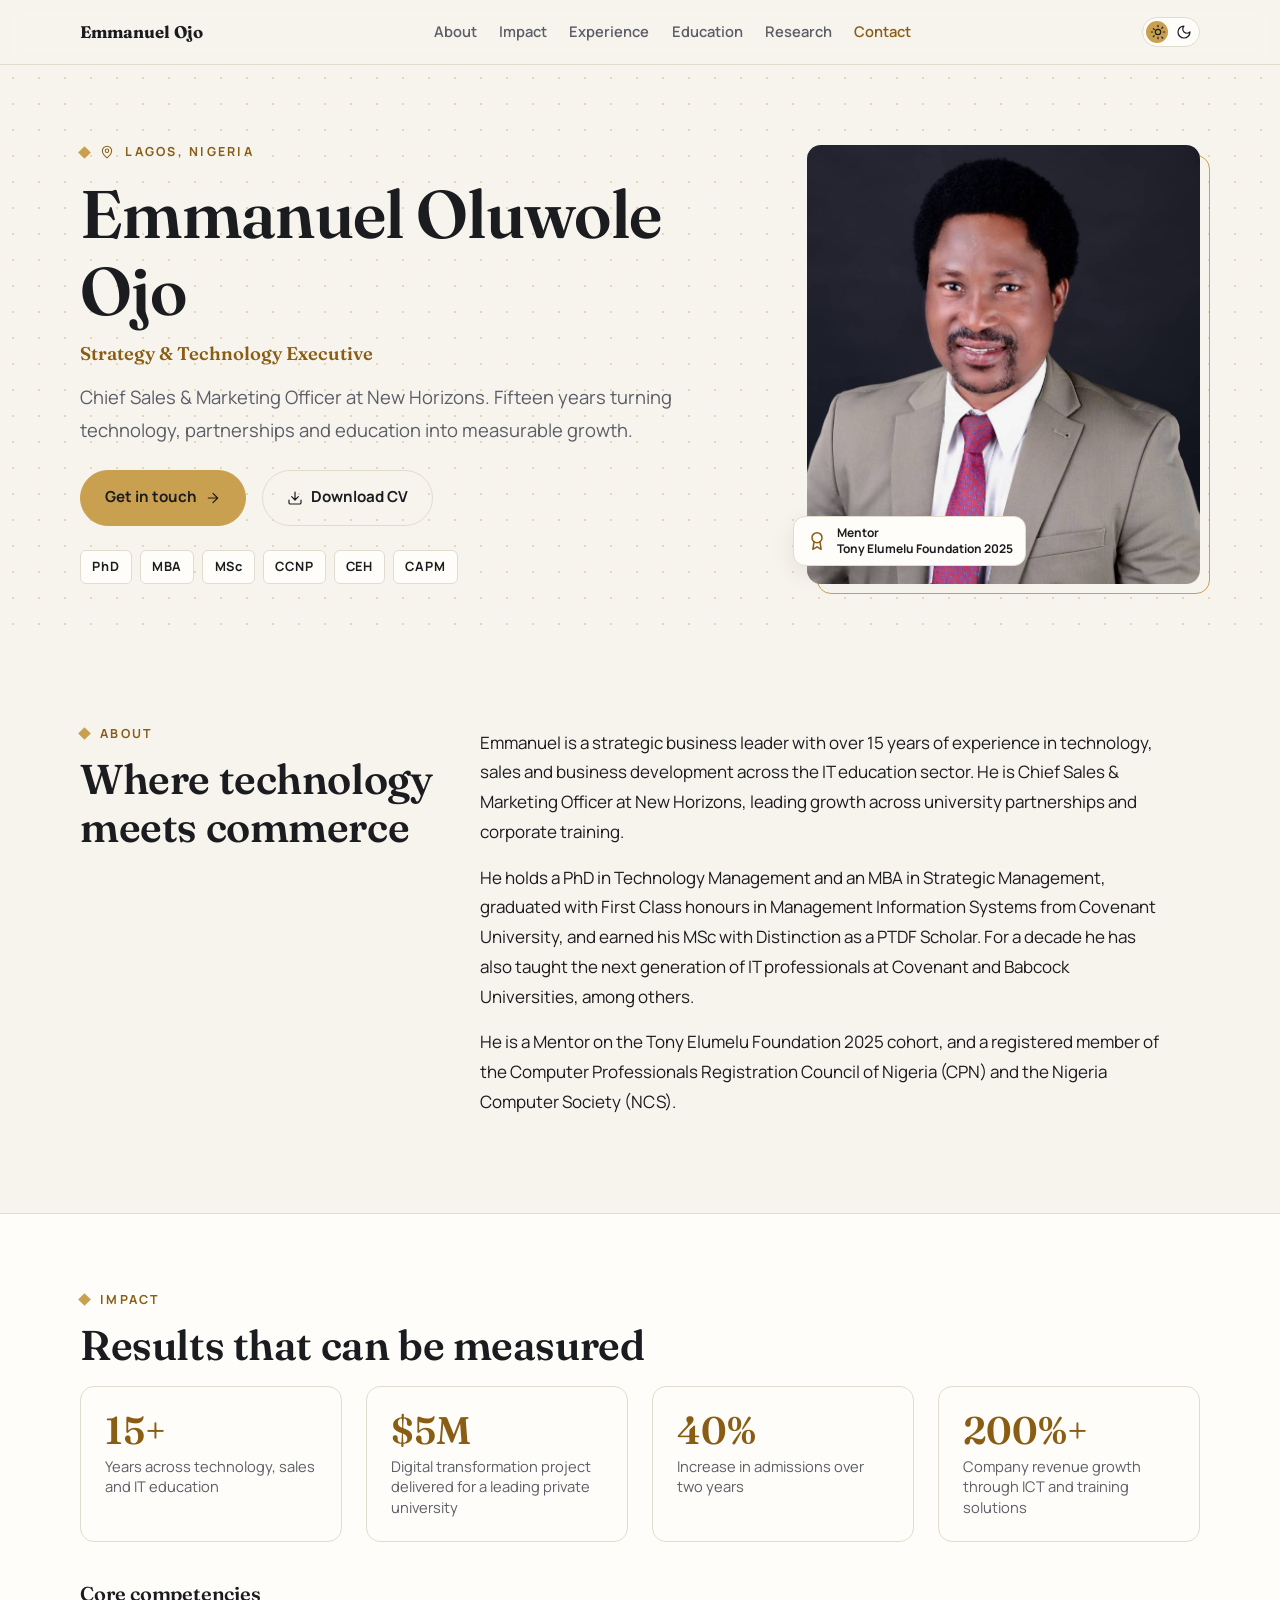
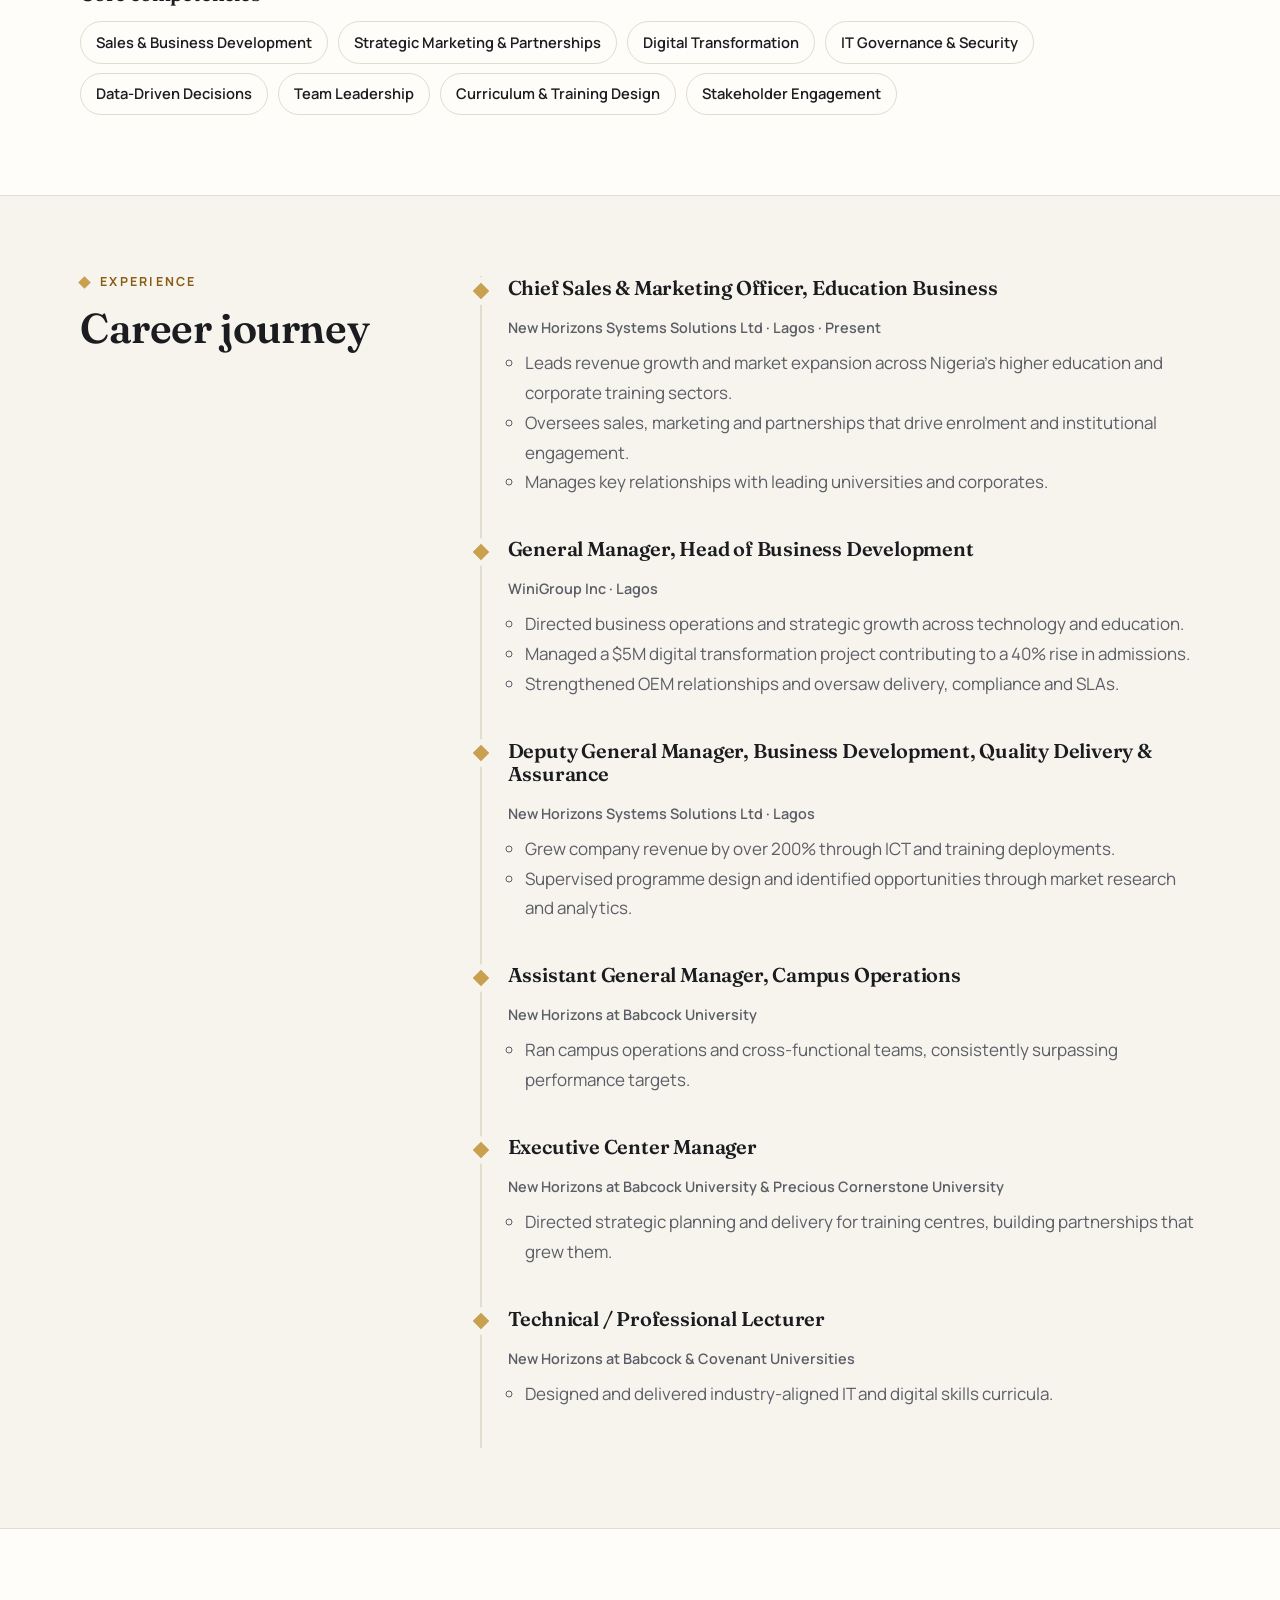
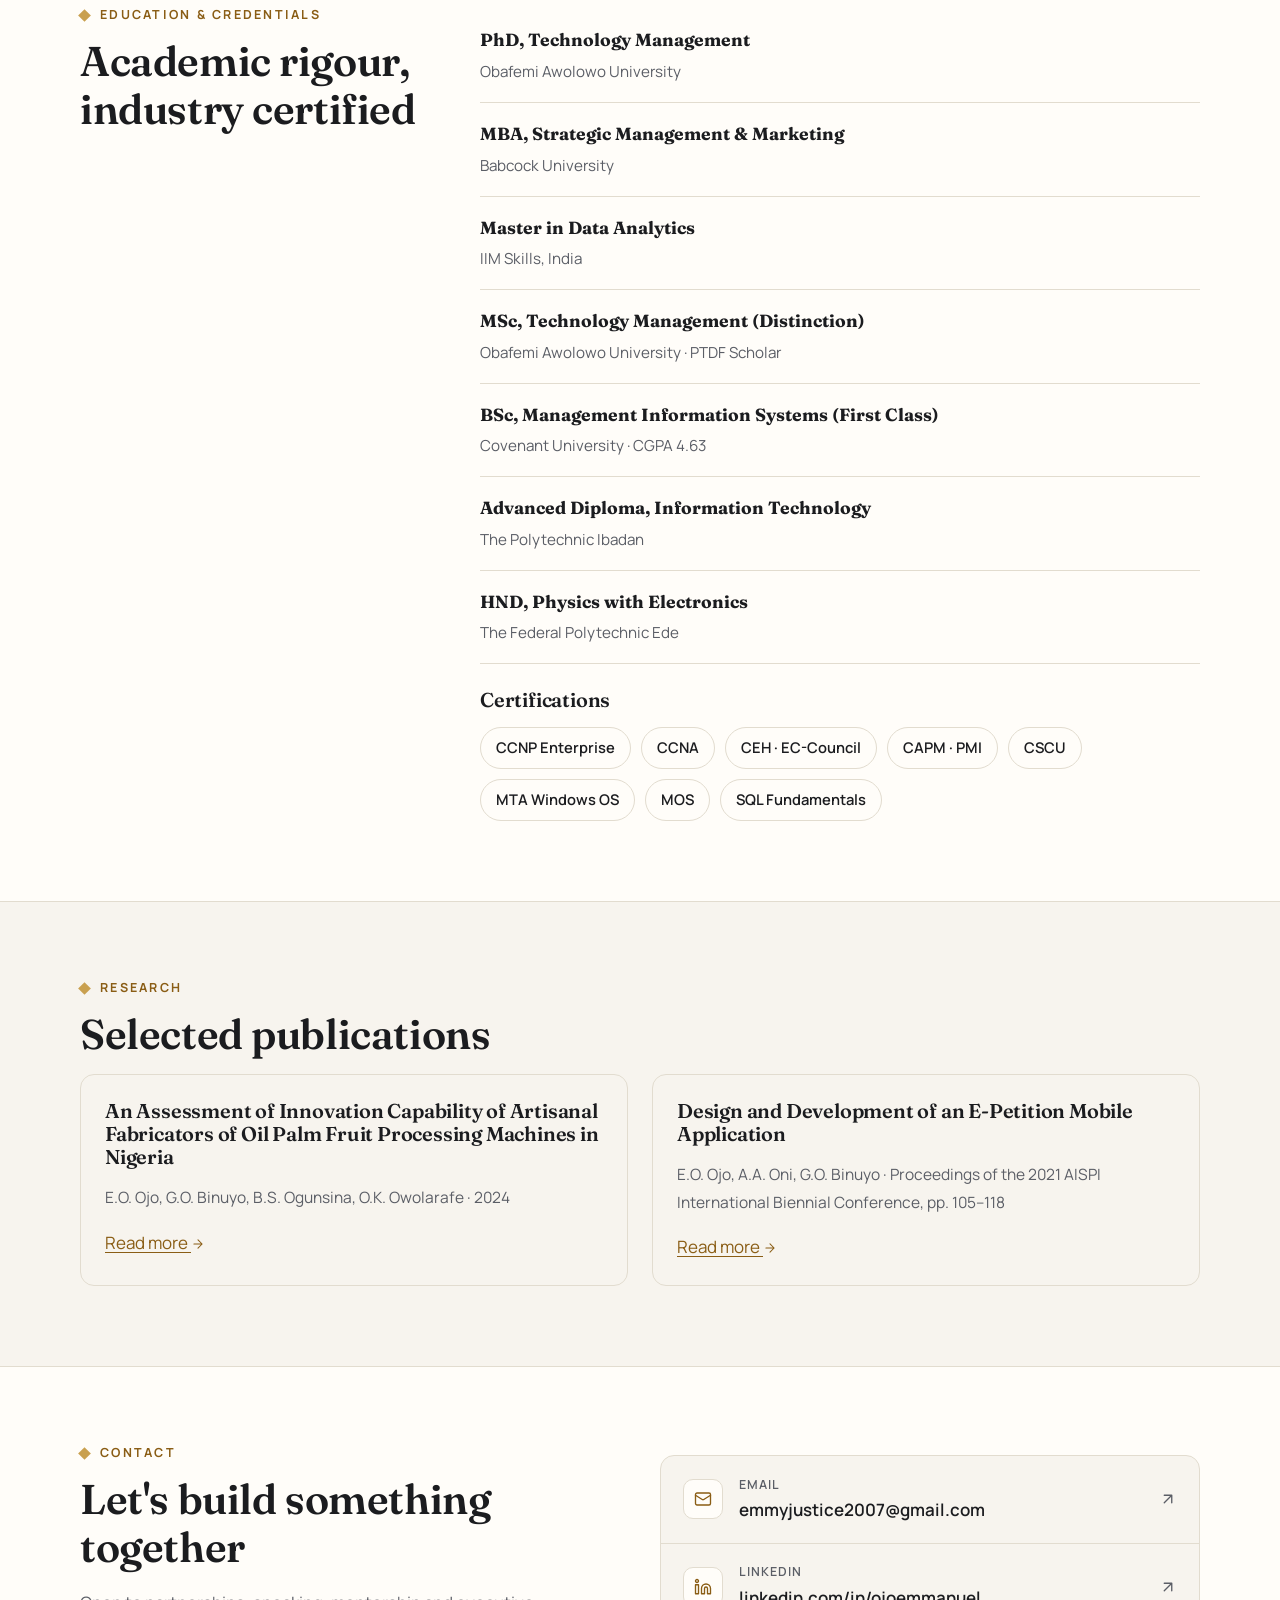
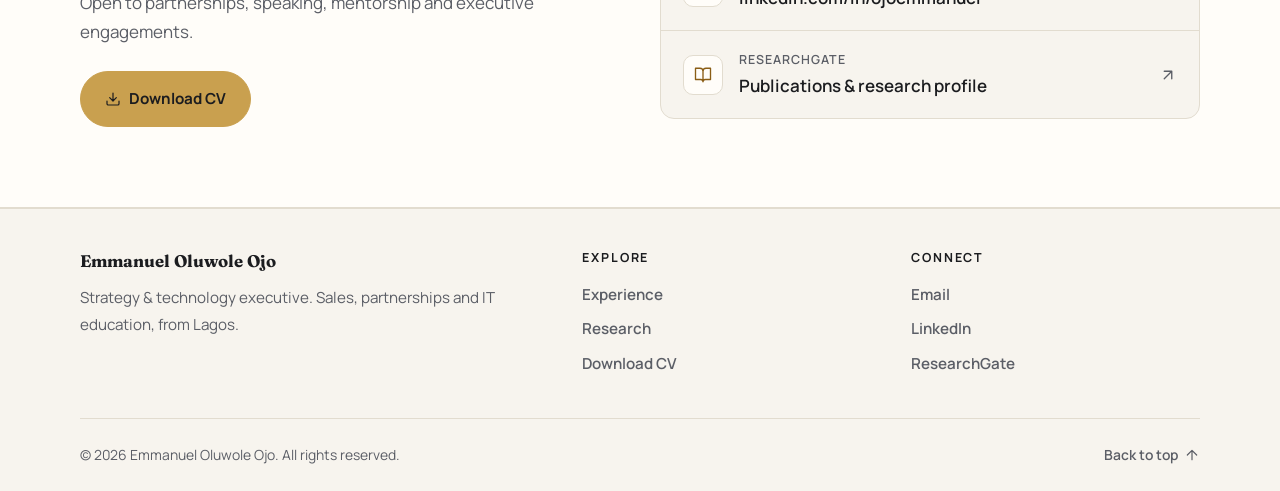
<file: index.html>
<!DOCTYPE html>
<html lang="en">
<head>
<meta charset="utf-8">
<meta name="viewport" content="width=device-width,initial-scale=1">
<title>Emmanuel Oluwole Ojo | Technology, Sales &amp; Business Development Leader</title>
<meta name="description" content="Emmanuel Oluwole Ojo is Chief Sales &amp; Marketing Officer at New Horizons with 15+ years in technology, sales, business development and IT education. Based in Lagos, Nigeria.">
<meta name="keywords" content="Emmanuel Oluwole Ojo, technology executive, sales leader, business development, IT education, Lagos Nigeria, New Horizons, digital transformation, CCNP, MBA, PhD">
<meta name="author" content="Emmanuel Oluwole Ojo">
<meta name="robots" content="index, follow, max-image-preview:large">
<link rel="canonical" href="index.html">

<!-- Open Graph -->
<meta property="og:type" content="website">
<meta property="og:title" content="Emmanuel Oluwole Ojo | Strategy &amp; Technology Executive">
<meta property="og:description" content="Chief Sales &amp; Marketing Officer at New Horizons. 15+ years turning technology, partnerships and education into measurable growth.">
<meta property="og:image" content="assets/emmanuel.jpg">
<meta property="og:locale" content="en_NG">

<!-- Twitter Card -->
<meta name="twitter:card" content="summary_large_image">
<meta name="twitter:title" content="Emmanuel Oluwole Ojo | Strategy &amp; Technology Executive">
<meta name="twitter:description" content="Chief Sales &amp; Marketing Officer at New Horizons. 15+ years in technology, sales, business development and IT education.">
<meta name="twitter:image" content="assets/emmanuel.jpg">

<link rel="preconnect" href="https://fonts.googleapis.com"><link rel="preconnect" href="https://fonts.gstatic.com" crossorigin>
<link href="https://fonts.googleapis.com/css2?family=Allura&family=Fraunces:opsz,wght@9..144,500;9..144,600;9..144,700&family=Manrope:wght@400;600;700&display=swap" rel="stylesheet">
<link rel="stylesheet" href="css/tokens.css"><link rel="stylesheet" href="css/base.css">
<link rel="stylesheet" href="css/layout.css"><link rel="stylesheet" href="css/components.css">
<script>document.documentElement.classList.add('js')</script>
<script type="application/ld+json">
{"@context":"https://schema.org","@type":"Person","name":"Emmanuel Oluwole Ojo","alternateName":["Emmanuel Ojo","Ojo Emmanuel Oluwole"],"jobTitle":"Chief Sales & Marketing Officer","worksFor":{"@type":"Organization","name":"New Horizons Systems Solutions Ltd"},"address":{"@type":"PostalAddress","addressLocality":"Lagos","addressCountry":"NG"},"sameAs":["https://www.linkedin.com/in/ojoemmanuel","https://www.researchgate.net/profile/Emmanuel-Ojo-4"],"alumniOf":[{"@type":"EducationalOrganization","name":"Obafemi Awolowo University"},{"@type":"EducationalOrganization","name":"Babcock University"},{"@type":"EducationalOrganization","name":"Covenant University"},{"@type":"EducationalOrganization","name":"The Polytechnic Ibadan"},{"@type":"EducationalOrganization","name":"The Federal Polytechnic Ede"}],"knowsAbout":["Sales & Business Development","Digital Transformation","IT Governance","Technology Management","Cybersecurity"],"hasCredential":[{"@type":"EducationalOccupationalCredential","credentialCategory":"degree","name":"PhD, Technology Management"},{"@type":"EducationalOccupationalCredential","credentialCategory":"degree","name":"MBA, Strategic Management & Marketing"},{"@type":"EducationalOccupationalCredential","credentialCategory":"degree","name":"MSc, Technology Management"},{"@type":"EducationalOccupationalCredential","credentialCategory":"certification","name":"CCNP Enterprise"},{"@type":"EducationalOccupationalCredential","credentialCategory":"certification","name":"CEH"}]}
</script>
<script type="application/ld+json">
{"@context":"https://schema.org","@type":"WebSite","name":"Emmanuel Oluwole Ojo – Portfolio","description":"Personal portfolio and professional profile of Emmanuel Oluwole Ojo, a strategy and technology executive based in Lagos, Nigeria.","url":"./"}
</script>
</head>
<body>
<a class="skip" href="#main">Skip to content</a>
<header class="site-header"><div class="wrap">
  <a class="brand" href="#top">Emmanuel Ojo</a>
  <nav class="nav" id="nav" aria-label="Primary">
    <a href="#about">About</a><a href="#impact">Impact</a><a href="#experience">Experience</a>
    <a href="#education">Education</a><a href="#research">Research</a><a href="#contact">Contact</a>
  </nav>
  <div class="tools">
    <button class="switch" id="theme-switch" type="button" role="switch" aria-checked="false" aria-label="Dark mode"><span class="sun" data-icon="sun" data-size="16"></span><span class="moon" data-icon="moon" data-size="16"></span></button>
    <button class="menu-btn" id="menu-btn" type="button" aria-expanded="false" aria-controls="nav" aria-label="Toggle menu"><span data-icon="menu" data-size="22"></span></button>
  </div>
</div></header>

<main id="main">
<section class="hero" id="top"><div class="wrap hero-grid">
  <div>
    <p class="eyebrow"><span data-icon="map-pin" data-size="14"></span> Lagos, Nigeria</p>
    <h1>Emmanuel Oluwole Ojo</h1>
    <p class="role">Strategy &amp; Technology Executive</p>
    <p class="lead">Chief Sales &amp; Marketing Officer at New Horizons. Fifteen years turning technology, partnerships and education into measurable growth.</p>
    <div class="actions">
      <a class="btn primary" href="#contact">Get in touch <span data-icon="arrow-right" data-size="16"></span></a>
      <a class="btn outline" href="downloads/Emmanuel_Oluwole_Ojo_CV.pdf" download><span data-icon="download" data-size="16"></span> Download CV</a>
    </div>
    <ul class="chips" aria-label="Qualifications"><li>PhD</li><li>MBA</li><li>MSc</li><li>CCNP</li><li>CEH</li><li>CAPM</li></ul>
  </div>
  <figure class="portrait"><img src="assets/emmanuel.jpg" width="900" height="937" alt="Emmanuel Oluwole Ojo, Chief Sales &amp; Marketing Officer at New Horizons">
    <figcaption class="badge"><span data-icon="award" data-size="20"></span><span>Mentor<br>Tony Elumelu Foundation 2025</span></figcaption></figure>
</div></section>

<section id="about"><div class="wrap split">
  <div class="reveal"><p class="eyebrow">About</p><h2>Where technology meets commerce</h2></div>
  <div class="reveal">
    <p>Emmanuel is a strategic business leader with over 15 years of experience in technology, sales and business development across the IT education sector. He is Chief Sales &amp; Marketing Officer at New Horizons, leading growth across university partnerships and corporate training.</p>
    <p>He holds a PhD in Technology Management and an MBA in Strategic Management, graduated with First Class honours in Management Information Systems from Covenant University, and earned his MSc with Distinction as a PTDF Scholar. For a decade he has also taught the next generation of IT professionals at Covenant and Babcock Universities, among others.</p>
    <p>He is a Mentor on the Tony Elumelu Foundation 2025 cohort, and a registered member of the Computer Professionals Registration Council of Nigeria (CPN) and the Nigeria Computer Society (NCS).</p>
  </div>
</div></section>

<section class="alt" id="impact"><div class="wrap">
  <p class="eyebrow reveal">Impact</p><h2 class="reveal">Results that can be measured</h2>
  <div class="grid-4">
    <div class="stat reveal"><b>15+</b><span>Years across technology, sales and IT education</span></div>
    <div class="stat reveal"><b>$5M</b><span>Digital transformation project delivered for a leading private university</span></div>
    <div class="stat reveal"><b>40%</b><span>Increase in admissions over two years</span></div>
    <div class="stat reveal"><b>200%+</b><span>Company revenue growth through ICT and training solutions</span></div>
  </div>
  <h3 style="margin-top:var(--s4)" class="reveal">Core competencies</h3>
  <ul class="tags reveal">
    <li>Sales &amp; Business Development</li><li>Strategic Marketing &amp; Partnerships</li><li>Digital Transformation</li>
    <li>IT Governance &amp; Security</li><li>Data-Driven Decisions</li><li>Team Leadership</li>
    <li>Curriculum &amp; Training Design</li><li>Stakeholder Engagement</li>
  </ul>
</div></section>

<section id="experience"><div class="wrap split">
  <div class="reveal"><p class="eyebrow">Experience</p><h2>Career journey</h2></div>
  <ol class="timeline">
    <li class="reveal"><h3>Chief Sales &amp; Marketing Officer, Education Business</h3><p class="meta">New Horizons Systems Solutions Ltd · Lagos · Present</p>
      <ul><li>Leads revenue growth and market expansion across Nigeria's higher education and corporate training sectors.</li><li>Oversees sales, marketing and partnerships that drive enrolment and institutional engagement.</li><li>Manages key relationships with leading universities and corporates.</li></ul></li>
    <li class="reveal"><h3>General Manager, Head of Business Development</h3><p class="meta">WiniGroup Inc · Lagos</p>
      <ul><li>Directed business operations and strategic growth across technology and education.</li><li>Managed a $5M digital transformation project contributing to a 40% rise in admissions.</li><li>Strengthened OEM relationships and oversaw delivery, compliance and SLAs.</li></ul></li>
    <li class="reveal"><h3>Deputy General Manager, Business Development, Quality Delivery &amp; Assurance</h3><p class="meta">New Horizons Systems Solutions Ltd · Lagos</p>
      <ul><li>Grew company revenue by over 200% through ICT and training deployments.</li><li>Supervised programme design and identified opportunities through market research and analytics.</li></ul></li>
    <li class="reveal"><h3>Assistant General Manager, Campus Operations</h3><p class="meta">New Horizons at Babcock University</p>
      <ul><li>Ran campus operations and cross-functional teams, consistently surpassing performance targets.</li></ul></li>
    <li class="reveal"><h3>Executive Center Manager</h3><p class="meta">New Horizons at Babcock University &amp; Precious Cornerstone University</p>
      <ul><li>Directed strategic planning and delivery for training centres, building partnerships that grew them.</li></ul></li>
    <li class="reveal"><h3>Technical / Professional Lecturer</h3><p class="meta">New Horizons at Babcock &amp; Covenant Universities</p>
      <ul><li>Designed and delivered industry-aligned IT and digital skills curricula.</li></ul></li>
  </ol>
</div></section>

<section class="alt" id="education"><div class="wrap split">
  <div class="reveal"><p class="eyebrow">Education &amp; credentials</p><h2>Academic rigour, industry certified</h2></div>
  <div class="reveal">
    <ul class="edu">
      <li><strong>PhD, Technology Management</strong><span>Obafemi Awolowo University</span></li>
      <li><strong>MBA, Strategic Management &amp; Marketing</strong><span>Babcock University</span></li>
      <li><strong>Master in Data Analytics</strong><span>IIM Skills, India</span></li>
      <li><strong>MSc, Technology Management (Distinction)</strong><span>Obafemi Awolowo University · PTDF Scholar</span></li>
      <li><strong>BSc, Management Information Systems (First Class)</strong><span>Covenant University · CGPA 4.63</span></li>
      <li><strong>Advanced Diploma, Information Technology</strong><span>The Polytechnic Ibadan</span></li>
      <li><strong>HND, Physics with Electronics</strong><span>The Federal Polytechnic Ede</span></li>
    </ul>
    <h3 style="margin-top:var(--s3)">Certifications</h3>
    <ul class="tags"><li>CCNP Enterprise</li><li>CCNA</li><li>CEH · EC-Council</li><li>CAPM · PMI</li><li>CSCU</li><li>MTA Windows OS</li><li>MOS</li><li>SQL Fundamentals</li></ul>
  </div>
</div></section>

<section id="research"><div class="wrap">
  <p class="eyebrow reveal">Research</p><h2 class="reveal">Selected publications</h2>
  <div class="grid-2">
    <article class="card reveal"><h3>An Assessment of Innovation Capability of Artisanal Fabricators of Oil Palm Fruit Processing Machines in Nigeria</h3>
      <p>E.O. Ojo, G.O. Binuyo, B.S. Ogunsina, O.K. Owolarafe · 2024</p>
      <a href="research-innovation-capability.html">Read more <span data-icon="arrow-right" data-size="14"></span></a></article>
    <article class="card reveal"><h3>Design and Development of an E-Petition Mobile Application</h3>
      <p>E.O. Ojo, A.A. Oni, G.O. Binuyo · Proceedings of the 2021 AISPI International Biennial Conference, pp. 105–118</p>
      <a href="research-e-petition.html">Read more <span data-icon="arrow-right" data-size="14"></span></a></article>
  </div>
</div></section>

<section class="alt" id="contact"><div class="wrap contact-grid">
  <div class="reveal"><p class="eyebrow">Contact</p><h2>Let's build something together</h2>
    <p style="color:var(--muted)">Open to partnerships, speaking, mentorship and executive engagements.</p>
    <div class="actions"><a class="btn primary" href="downloads/Emmanuel_Oluwole_Ojo_CV.pdf" download><span data-icon="download" data-size="16"></span> Download CV</a></div></div>
  <div class="contact-card reveal">
    <a href="mailto:emmyjustice2007@gmail.com"><span class="ic"><span data-icon="mail"></span></span><span><small>Email</small>emmyjustice2007@gmail.com</span><span class="go" data-icon="arrow-up-right" data-size="18"></span></a>
    <a href="https://www.linkedin.com/in/ojoemmanuel" target="_blank" rel="me noopener noreferrer"><span class="ic"><span data-icon="linkedin"></span></span><span><small>LinkedIn</small>linkedin.com/in/ojoemmanuel</span><span class="go" data-icon="arrow-up-right" data-size="18"></span></a>
    <a href="https://www.researchgate.net/profile/Emmanuel-Ojo-4" target="_blank" rel="noopener noreferrer"><span class="ic"><span data-icon="book-open"></span></span><span><small>ResearchGate</small>Publications &amp; research profile</span><span class="go" data-icon="arrow-up-right" data-size="18"></span></a>
  </div>
</div></section>
</main>

<footer class="site-footer"><div class="wrap">
  <div class="foot-grid">
    <div><a class="brand" href="#top">Emmanuel Oluwole Ojo</a>
      <p style="color:var(--muted);margin-top:.6rem">Strategy &amp; technology executive. Sales, partnerships and IT education, from Lagos.</p></div>
    <div><h4>Explore</h4><ul class="foot-links"><li><a href="#experience">Experience</a></li><li><a href="#research">Research</a></li><li><a href="downloads/Emmanuel_Oluwole_Ojo_CV.pdf">Download CV</a></li></ul></div>
    <div><h4>Connect</h4><ul class="foot-links"><li><a href="mailto:emmyjustice2007@gmail.com">Email</a></li><li><a href="https://www.linkedin.com/in/ojoemmanuel" target="_blank" rel="me noopener noreferrer">LinkedIn</a></li><li><a href="https://www.researchgate.net/profile/Emmanuel-Ojo-4" target="_blank" rel="noopener noreferrer">ResearchGate</a></li></ul></div>
  </div>
  <div class="foot-bottom"><span>© <span id="year"></span> Emmanuel Oluwole Ojo. All rights reserved.</span><a class="top-link" href="#top">Back to top <span data-icon="arrow-up" data-size="16"></span></a></div>
</div></footer>
<button class="back-to-top" id="back-to-top" type="button" aria-label="Back to top"><span data-icon="arrow-up" data-size="20"></span></button>
<script type="module" src="js/main.js"></script>
</body>
</html>
</file>
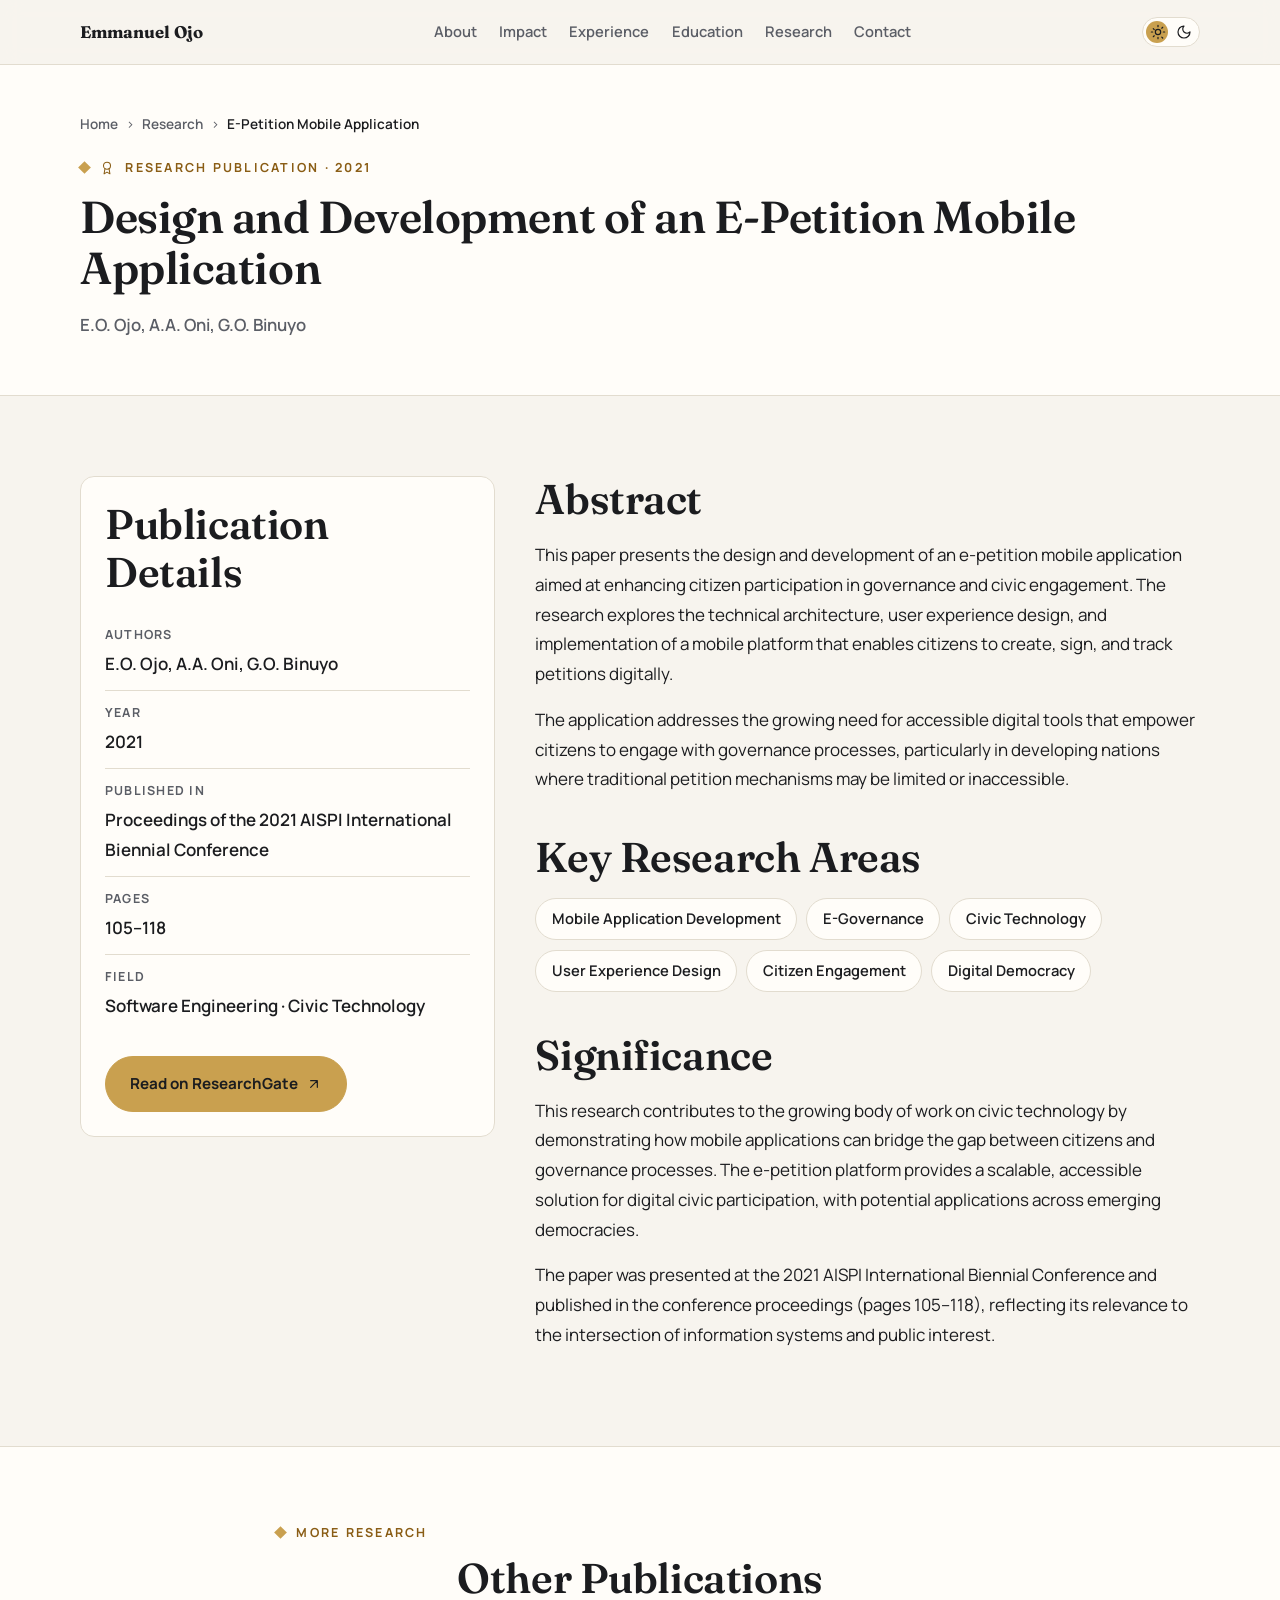
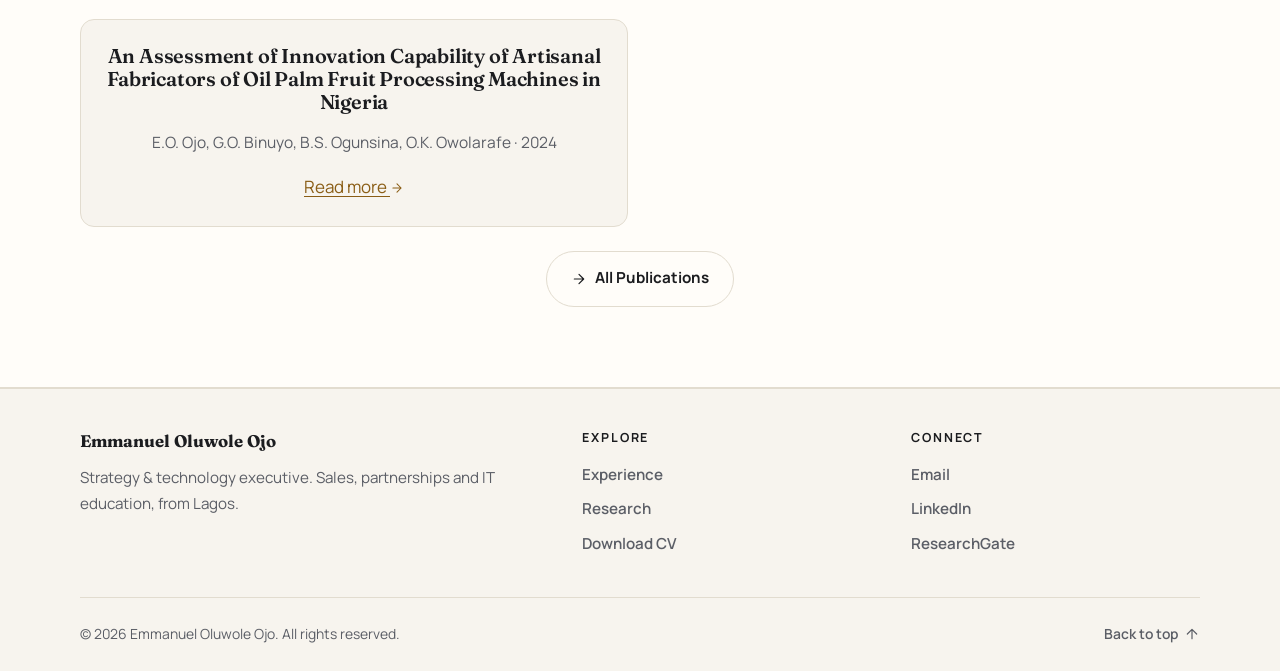
<file: research-e-petition.html>
<!DOCTYPE html>
<html lang="en">
<head>
<meta charset="utf-8">
<meta name="viewport" content="width=device-width,initial-scale=1">
<title>Design and Development of an E-Petition Mobile Application | Emmanuel Oluwole Ojo</title>
<meta name="description" content="Research paper by Emmanuel Oluwole Ojo et al. on the design and development of an e-petition mobile application, presented at the 2021 AISPI International Biennial Conference.">
<meta name="keywords" content="e-petition, mobile application, civic technology, mobile app development, Emmanuel Ojo, research paper, AISPI 2021">
<meta name="author" content="Emmanuel Oluwole Ojo">
<meta name="robots" content="index, follow">
<link rel="canonical" href="research-e-petition.html">

<!-- Open Graph -->
<meta property="og:type" content="article">
<meta property="og:title" content="Design and Development of an E-Petition Mobile Application | Emmanuel Oluwole Ojo">
<meta property="og:description" content="Research on the design and development of an e-petition mobile application for citizen engagement.">
<meta property="og:image" content="assets/emmanuel.jpg">

<!-- Twitter Card -->
<meta name="twitter:card" content="summary_large_image">
<meta name="twitter:title" content="Design and Development of an E-Petition Mobile Application | Emmanuel Oluwole Ojo">
<meta name="twitter:description" content="Research on the design and development of an e-petition mobile application for citizen engagement.">
<meta name="twitter:image" content="assets/emmanuel.jpg">

<link rel="preconnect" href="https://fonts.googleapis.com"><link rel="preconnect" href="https://fonts.gstatic.com" crossorigin>
<link href="https://fonts.googleapis.com/css2?family=Allura&family=Fraunces:opsz,wght@9..144,500;9..144,600;9..144,700&family=Manrope:wght@400;600;700&display=swap" rel="stylesheet">
<link rel="stylesheet" href="css/tokens.css"><link rel="stylesheet" href="css/base.css">
<link rel="stylesheet" href="css/layout.css"><link rel="stylesheet" href="css/components.css">
<script>document.documentElement.classList.add('js')</script>
<script type="application/ld+json">
{
  "@context": "https://schema.org",
  "@type": "ScholarlyArticle",
  "name": "Design and Development of an E-Petition Mobile Application",
  "author": [
    {"@type": "Person", "name": "Emmanuel Oluwole Ojo"},
    {"@type": "Person", "name": "A.A. Oni"},
    {"@type": "Person", "name": "G.O. Binuyo"}
  ],
  "datePublished": "2021",
  "description": "Design and development of an e-petition mobile application for enhanced citizen participation and civic engagement.",
  "isPartOf": {
    "@type": "Book",
    "name": "Proceedings of the 2021 AISPI International Biennial Conference"
  },
  "pagination": "105-118",
  "url": "https://www.researchgate.net/publication/353220677_DESIGN_AND_DEVELOPMENT_OF_AN_E-PETITION_MOBILE_APPLICATION"
}
</script>
</head>
<body>
<a class="skip" href="#main">Skip to content</a>
<header class="site-header"><div class="wrap">
  <a class="brand" href="index.html">Emmanuel Ojo</a>
  <nav class="nav" id="nav" aria-label="Primary">
    <a href="index.html#about">About</a><a href="index.html#impact">Impact</a><a href="index.html#experience">Experience</a>
    <a href="index.html#education">Education</a><a href="index.html#research">Research</a><a href="index.html#contact">Contact</a>
  </nav>
  <div class="tools">
    <button class="switch" id="theme-switch" type="button" role="switch" aria-checked="false" aria-label="Dark mode"><span class="sun" data-icon="sun" data-size="16"></span><span class="moon" data-icon="moon" data-size="16"></span></button>
    <button class="menu-btn" id="menu-btn" type="button" aria-expanded="false" aria-controls="nav" aria-label="Toggle menu"><span data-icon="menu" data-size="22"></span></button>
  </div>
</div></header>

<main id="main">
<section class="research-hero"><div class="wrap">
  <nav class="breadcrumb" aria-label="Breadcrumb">
    <a href="index.html">Home</a> <span aria-hidden="true">›</span>
    <a href="index.html#research">Research</a> <span aria-hidden="true">›</span>
    <span aria-current="page">E-Petition Mobile Application</span>
  </nav>
  <p class="eyebrow"><span data-icon="award" data-size="14"></span> Research Publication · 2021</p>
  <h1 style="font-size:clamp(1.8rem,4.5vw,2.8rem)">Design and Development of an E-Petition Mobile Application</h1>
  <p class="research-authors">E.O. Ojo, A.A. Oni, G.O. Binuyo</p>
</div></section>

<section><div class="wrap research-body">
  <div class="research-meta-card reveal">
    <h2>Publication Details</h2>
    <dl class="research-dl">
      <div><dt>Authors</dt><dd>E.O. Ojo, A.A. Oni, G.O. Binuyo</dd></div>
      <div><dt>Year</dt><dd>2021</dd></div>
      <div><dt>Published In</dt><dd>Proceedings of the 2021 AISPI International Biennial Conference</dd></div>
      <div><dt>Pages</dt><dd>105–118</dd></div>
      <div><dt>Field</dt><dd>Software Engineering · Civic Technology</dd></div>
    </dl>
    <div class="actions">
      <a class="btn primary" href="https://www.researchgate.net/publication/353220677_DESIGN_AND_DEVELOPMENT_OF_AN_E-PETITION_MOBILE_APPLICATION" target="_blank" rel="noopener noreferrer">Read on ResearchGate <span data-icon="arrow-up-right" data-size="16"></span></a>
    </div>
  </div>

  <div class="research-content reveal">
    <h2>Abstract</h2>
    <p>This paper presents the design and development of an e-petition mobile application aimed at enhancing citizen participation in governance and civic engagement. The research explores the technical architecture, user experience design, and implementation of a mobile platform that enables citizens to create, sign, and track petitions digitally.</p>
    <p>The application addresses the growing need for accessible digital tools that empower citizens to engage with governance processes, particularly in developing nations where traditional petition mechanisms may be limited or inaccessible.</p>

    <h2>Key Research Areas</h2>
    <ul class="tags" style="margin-bottom:var(--s3)">
      <li>Mobile Application Development</li>
      <li>E-Governance</li>
      <li>Civic Technology</li>
      <li>User Experience Design</li>
      <li>Citizen Engagement</li>
      <li>Digital Democracy</li>
    </ul>

    <h2>Significance</h2>
    <p>This research contributes to the growing body of work on civic technology by demonstrating how mobile applications can bridge the gap between citizens and governance processes. The e-petition platform provides a scalable, accessible solution for digital civic participation, with potential applications across emerging democracies.</p>
    <p>The paper was presented at the 2021 AISPI International Biennial Conference and published in the conference proceedings (pages 105–118), reflecting its relevance to the intersection of information systems and public interest.</p>
  </div>
</div></section>

<section class="alt"><div class="wrap" style="text-align:center">
  <p class="eyebrow reveal" style="justify-content:center">More research</p>
  <h2 class="reveal">Other Publications</h2>
  <div class="grid-2 reveal">
    <article class="card">
      <h3>An Assessment of Innovation Capability of Artisanal Fabricators of Oil Palm Fruit Processing Machines in Nigeria</h3>
      <p>E.O. Ojo, G.O. Binuyo, B.S. Ogunsina, O.K. Owolarafe · 2024</p>
      <a href="research-innovation-capability.html">Read more <span data-icon="arrow-right" data-size="14"></span></a>
    </article>
  </div>
  <div class="actions reveal" style="justify-content:center;margin-top:var(--s3)">
    <a class="btn outline" href="index.html#research"><span data-icon="arrow-right" data-size="16"></span> All Publications</a>
  </div>
</div></section>
</main>

<footer class="site-footer"><div class="wrap">
  <div class="foot-grid">
    <div><a class="brand" href="index.html">Emmanuel Oluwole Ojo</a>
      <p style="color:var(--muted);margin-top:.6rem">Strategy &amp; technology executive. Sales, partnerships and IT education, from Lagos.</p></div>
    <div><h4>Explore</h4><ul class="foot-links"><li><a href="index.html#experience">Experience</a></li><li><a href="index.html#research">Research</a></li><li><a href="downloads/Emmanuel_Oluwole_Ojo_CV.pdf">Download CV</a></li></ul></div>
    <div><h4>Connect</h4><ul class="foot-links"><li><a href="mailto:emmyjustice2007@gmail.com">Email</a></li><li><a href="https://www.linkedin.com/in/ojoemmanuel" target="_blank" rel="me noopener noreferrer">LinkedIn</a></li><li><a href="https://www.researchgate.net/profile/Emmanuel-Ojo-4" target="_blank" rel="noopener noreferrer">ResearchGate</a></li></ul></div>
  </div>
  <div class="foot-bottom"><span>© <span id="year"></span> Emmanuel Oluwole Ojo. All rights reserved.</span><a class="top-link" href="#top">Back to top <span data-icon="arrow-up" data-size="16"></span></a></div>
</div></footer>
<button class="back-to-top" id="back-to-top" type="button" aria-label="Back to top"><span data-icon="arrow-up" data-size="20"></span></button>
<script type="module" src="js/main.js"></script>
</body>
</html>
</file>
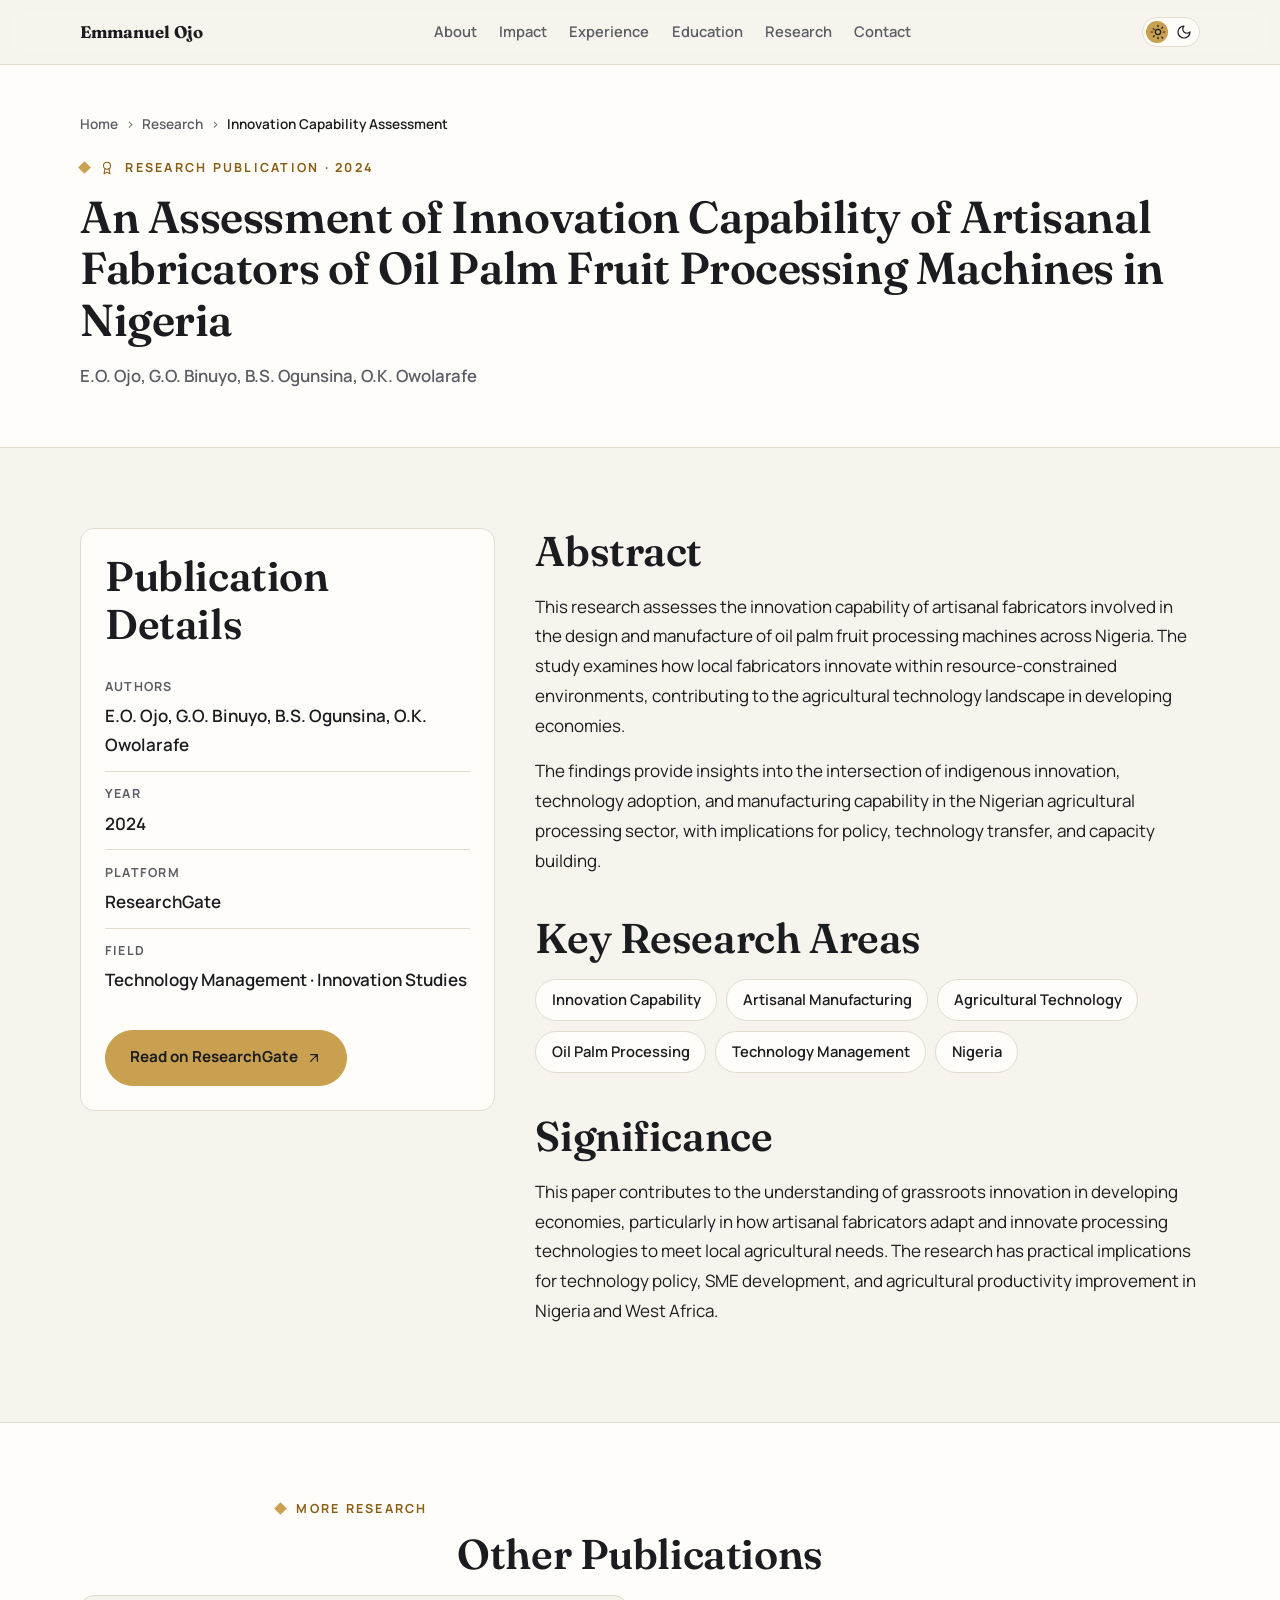
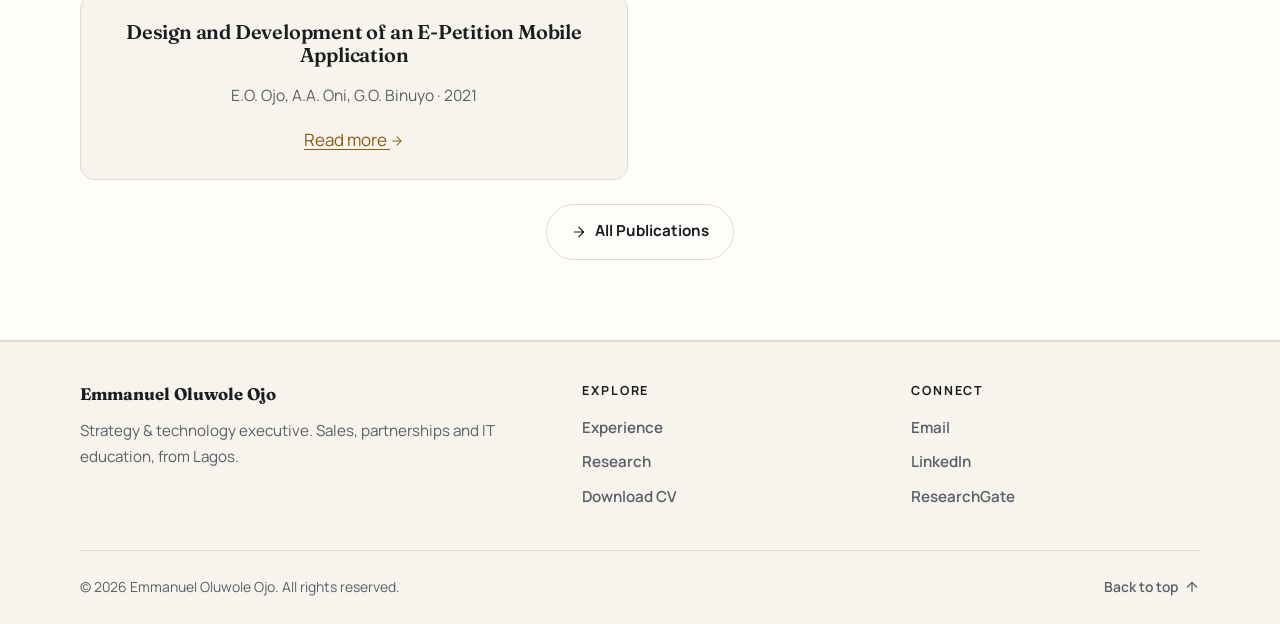
<file: research-innovation-capability.html>
<!DOCTYPE html>
<html lang="en">
<head>
<meta charset="utf-8">
<meta name="viewport" content="width=device-width,initial-scale=1">
<title>An Assessment of Innovation Capability of Artisanal Fabricators | Emmanuel Oluwole Ojo</title>
<meta name="description" content="Research paper by Emmanuel Oluwole Ojo et al. assessing the innovation capability of artisanal fabricators of oil palm fruit processing machines in Nigeria, published 2024.">
<meta name="keywords" content="innovation capability, artisanal fabricators, oil palm processing, Nigeria, technology management, Emmanuel Ojo, research paper">
<meta name="author" content="Emmanuel Oluwole Ojo">
<meta name="robots" content="index, follow">
<link rel="canonical" href="research-innovation-capability.html">

<!-- Open Graph -->
<meta property="og:type" content="article">
<meta property="og:title" content="An Assessment of Innovation Capability of Artisanal Fabricators | Emmanuel Oluwole Ojo">
<meta property="og:description" content="Research assessing the innovation capability of artisanal fabricators of oil palm fruit processing machines in Nigeria.">
<meta property="og:image" content="assets/emmanuel.jpg">

<!-- Twitter Card -->
<meta name="twitter:card" content="summary_large_image">
<meta name="twitter:title" content="An Assessment of Innovation Capability of Artisanal Fabricators | Emmanuel Oluwole Ojo">
<meta name="twitter:description" content="Research assessing the innovation capability of artisanal fabricators of oil palm fruit processing machines in Nigeria.">
<meta name="twitter:image" content="assets/emmanuel.jpg">

<link rel="preconnect" href="https://fonts.googleapis.com"><link rel="preconnect" href="https://fonts.gstatic.com" crossorigin>
<link href="https://fonts.googleapis.com/css2?family=Allura&family=Fraunces:opsz,wght@9..144,500;9..144,600;9..144,700&family=Manrope:wght@400;600;700&display=swap" rel="stylesheet">
<link rel="stylesheet" href="css/tokens.css"><link rel="stylesheet" href="css/base.css">
<link rel="stylesheet" href="css/layout.css"><link rel="stylesheet" href="css/components.css">
<script>document.documentElement.classList.add('js')</script>
<script type="application/ld+json">
{
  "@context": "https://schema.org",
  "@type": "ScholarlyArticle",
  "name": "An Assessment of Innovation Capability of Artisanal Fabricators of Oil Palm Fruit Processing Machines in Nigeria",
  "author": [
    {"@type": "Person", "name": "Emmanuel Oluwole Ojo"},
    {"@type": "Person", "name": "G.O. Binuyo"},
    {"@type": "Person", "name": "B.S. Ogunsina"},
    {"@type": "Person", "name": "O.K. Owolarafe"}
  ],
  "datePublished": "2024",
  "description": "An assessment of the innovation capability of artisanal fabricators of oil palm fruit processing machines in Nigeria.",
  "url": "https://www.researchgate.net/publication/386225423_An_Assessment_of_Innovation_Capability_of_Artisanal_Fabricators_of_Oil_Palm_Fruit_Processing_Machines_in_Nigeria",
  "publisher": {"@type": "Organization", "name": "ResearchGate"}
}
</script>
</head>
<body>
<a class="skip" href="#main">Skip to content</a>
<header class="site-header"><div class="wrap">
  <a class="brand" href="index.html">Emmanuel Ojo</a>
  <nav class="nav" id="nav" aria-label="Primary">
    <a href="index.html#about">About</a><a href="index.html#impact">Impact</a><a href="index.html#experience">Experience</a>
    <a href="index.html#education">Education</a><a href="index.html#research">Research</a><a href="index.html#contact">Contact</a>
  </nav>
  <div class="tools">
    <button class="switch" id="theme-switch" type="button" role="switch" aria-checked="false" aria-label="Dark mode"><span class="sun" data-icon="sun" data-size="16"></span><span class="moon" data-icon="moon" data-size="16"></span></button>
    <button class="menu-btn" id="menu-btn" type="button" aria-expanded="false" aria-controls="nav" aria-label="Toggle menu"><span data-icon="menu" data-size="22"></span></button>
  </div>
</div></header>

<main id="main">
<section class="research-hero"><div class="wrap">
  <nav class="breadcrumb" aria-label="Breadcrumb">
    <a href="index.html">Home</a> <span aria-hidden="true">›</span>
    <a href="index.html#research">Research</a> <span aria-hidden="true">›</span>
    <span aria-current="page">Innovation Capability Assessment</span>
  </nav>
  <p class="eyebrow"><span data-icon="award" data-size="14"></span> Research Publication · 2024</p>
  <h1 style="font-size:clamp(1.8rem,4.5vw,2.8rem)">An Assessment of Innovation Capability of Artisanal Fabricators of Oil Palm Fruit Processing Machines in Nigeria</h1>
  <p class="research-authors">E.O. Ojo, G.O. Binuyo, B.S. Ogunsina, O.K. Owolarafe</p>
</div></section>

<section><div class="wrap research-body">
  <div class="research-meta-card reveal">
    <h2>Publication Details</h2>
    <dl class="research-dl">
      <div><dt>Authors</dt><dd>E.O. Ojo, G.O. Binuyo, B.S. Ogunsina, O.K. Owolarafe</dd></div>
      <div><dt>Year</dt><dd>2024</dd></div>
      <div><dt>Platform</dt><dd>ResearchGate</dd></div>
      <div><dt>Field</dt><dd>Technology Management · Innovation Studies</dd></div>
    </dl>
    <div class="actions">
      <a class="btn primary" href="https://www.researchgate.net/publication/386225423_An_Assessment_of_Innovation_Capability_of_Artisanal_Fabricators_of_Oil_Palm_Fruit_Processing_Machines_in_Nigeria" target="_blank" rel="noopener noreferrer">Read on ResearchGate <span data-icon="arrow-up-right" data-size="16"></span></a>
    </div>
  </div>

  <div class="research-content reveal">
    <h2>Abstract</h2>
    <p>This research assesses the innovation capability of artisanal fabricators involved in the design and manufacture of oil palm fruit processing machines across Nigeria. The study examines how local fabricators innovate within resource-constrained environments, contributing to the agricultural technology landscape in developing economies.</p>
    <p>The findings provide insights into the intersection of indigenous innovation, technology adoption, and manufacturing capability in the Nigerian agricultural processing sector, with implications for policy, technology transfer, and capacity building.</p>

    <h2>Key Research Areas</h2>
    <ul class="tags" style="margin-bottom:var(--s3)">
      <li>Innovation Capability</li>
      <li>Artisanal Manufacturing</li>
      <li>Agricultural Technology</li>
      <li>Oil Palm Processing</li>
      <li>Technology Management</li>
      <li>Nigeria</li>
    </ul>

    <h2>Significance</h2>
    <p>This paper contributes to the understanding of grassroots innovation in developing economies, particularly in how artisanal fabricators adapt and innovate processing technologies to meet local agricultural needs. The research has practical implications for technology policy, SME development, and agricultural productivity improvement in Nigeria and West Africa.</p>
  </div>
</div></section>

<section class="alt"><div class="wrap" style="text-align:center">
  <p class="eyebrow reveal" style="justify-content:center">More research</p>
  <h2 class="reveal">Other Publications</h2>
  <div class="grid-2 reveal">
    <article class="card">
      <h3>Design and Development of an E-Petition Mobile Application</h3>
      <p>E.O. Ojo, A.A. Oni, G.O. Binuyo · 2021</p>
      <a href="research-e-petition.html">Read more <span data-icon="arrow-right" data-size="14"></span></a>
    </article>
  </div>
  <div class="actions reveal" style="justify-content:center;margin-top:var(--s3)">
    <a class="btn outline" href="index.html#research"><span data-icon="arrow-right" data-size="16"></span> All Publications</a>
  </div>
</div></section>
</main>

<footer class="site-footer"><div class="wrap">
  <div class="foot-grid">
    <div><a class="brand" href="index.html">Emmanuel Oluwole Ojo</a>
      <p style="color:var(--muted);margin-top:.6rem">Strategy &amp; technology executive. Sales, partnerships and IT education, from Lagos.</p></div>
    <div><h4>Explore</h4><ul class="foot-links"><li><a href="index.html#experience">Experience</a></li><li><a href="index.html#research">Research</a></li><li><a href="downloads/Emmanuel_Oluwole_Ojo_CV.pdf">Download CV</a></li></ul></div>
    <div><h4>Connect</h4><ul class="foot-links"><li><a href="mailto:emmyjustice2007@gmail.com">Email</a></li><li><a href="https://www.linkedin.com/in/ojoemmanuel" target="_blank" rel="me noopener noreferrer">LinkedIn</a></li><li><a href="https://www.researchgate.net/profile/Emmanuel-Ojo-4" target="_blank" rel="noopener noreferrer">ResearchGate</a></li></ul></div>
  </div>
  <div class="foot-bottom"><span>© <span id="year"></span> Emmanuel Oluwole Ojo. All rights reserved.</span><a class="top-link" href="#top">Back to top <span data-icon="arrow-up" data-size="16"></span></a></div>
</div></footer>
<button class="back-to-top" id="back-to-top" type="button" aria-label="Back to top"><span data-icon="arrow-up" data-size="20"></span></button>
<script type="module" src="js/main.js"></script>
</body>
</html>
</file>
<file: css/tokens.css>
:root{
  --font-display:'Fraunces',Georgia,'Times New Roman',serif;
  --font-body:'Manrope',system-ui,-apple-system,'Segoe UI',sans-serif;
  --font-script:'Allura','Snell Roundhand',cursive;
  --bg:#f7f4ee; --surface:#fffdf9; --ink:#1b1c1f; --muted:#5b5e66; --line:#e2dccf;
  --gold:#8a5d15; --gold-soft:#c9a04f; --night:#141518; --on-night:#f3efe6;
  --r:14px; --max:1120px; --s1:.5rem; --s2:1rem; --s3:1.5rem; --s4:2.5rem; --s5:5rem;
  --pattern:repeating-linear-gradient(135deg,transparent 0 22px,rgba(201,160,79,.10) 22px 23px);
}
[data-theme="dark"]{--bg:#141518;--surface:#1d1f24;--ink:#f3efe6;--muted:#a9abb2;--line:#2c2f36;--gold:#d3ab5e;}
</file>
<file: css/base.css>
*,*::before,*::after{box-sizing:border-box}
html{scroll-behavior:smooth;scroll-padding-top:5rem}
body{margin:0;background:var(--bg);color:var(--ink);font:400 1.0625rem/1.75 var(--font-body);-webkit-font-smoothing:antialiased}
h1,h2,h3{font-family:var(--font-display);font-weight:600;line-height:1.15;margin:0 0 var(--s2);letter-spacing:-.01em}
h2{font-size:clamp(1.9rem,4vw,2.6rem)} h3{font-size:1.25rem}
p{margin:0 0 var(--s2);max-width:68ch}
a{color:var(--gold);text-underline-offset:3px}
a:focus-visible,button:focus-visible{outline:3px solid var(--gold-soft);outline-offset:3px;border-radius:6px}
img{max-width:100%;display:block}
.skip{position:absolute;left:-999px}.skip:focus{left:1rem;top:1rem;background:var(--surface);padding:.5rem 1rem;z-index:99}
.eyebrow{font:700 .78rem/1 var(--font-body);letter-spacing:.18em;text-transform:uppercase;color:var(--gold);margin-bottom:var(--s2);display:flex;align-items:center;gap:.7rem}
.eyebrow::before{content:"";width:9px;height:9px;background:var(--gold-soft);transform:rotate(45deg)}
@media(prefers-reduced-motion:reduce){*{animation:none!important;transition:none!important;scroll-behavior:auto!important}}
</file>
<file: css/layout.css>
.wrap{width:min(100% - 2.5rem,var(--max));margin-inline:auto}
section{padding:var(--s5) 0}
.site-header{position:sticky;top:0;z-index:20;background:color-mix(in srgb,var(--bg) 88%,transparent);backdrop-filter:blur(10px);border-bottom:1px solid var(--line)}
.site-header .wrap{display:flex;align-items:center;justify-content:space-between;height:4rem}
.brand{font:700 1.05rem var(--font-display);color:var(--ink);text-decoration:none}
.nav{display:flex;gap:1.4rem;align-items:center}
.nav a{color:var(--muted);text-decoration:none;font-size:.92rem;font-weight:600}
.nav a:hover,.nav a.active{color:var(--gold)}
.menu-btn{display:none}
.split{display:grid;grid-template-columns:1fr 2fr;gap:var(--s4)}
.grid-2{display:grid;grid-template-columns:repeat(2,1fr);gap:var(--s3)}
.grid-4{display:grid;grid-template-columns:repeat(4,1fr);gap:var(--s3)}
.alt{background:var(--surface);border-block:1px solid var(--line)}

/* Hero: light dot-pattern bg */
.hero{padding:5rem 0 4rem;background-image:radial-gradient(color-mix(in srgb,var(--gold-soft) 35%,transparent) 1px,transparent 1px);background-size:26px 26px}
.hero-grid{display:grid;grid-template-columns:1.4fr .8fr;gap:var(--s4);align-items:stretch}

.contact-grid{display:grid;grid-template-columns:1fr 1fr;gap:var(--s4);align-items:center}
.site-footer{padding:var(--s4) 0 var(--s3);border-top:1px solid var(--line);background:var(--bg);font-size:.95rem}
.foot-grid{display:grid;grid-template-columns:1.6fr 1fr 1fr;gap:var(--s4)}
.foot-bottom{display:flex;justify-content:space-between;gap:1rem;flex-wrap:wrap;margin-top:var(--s4);padding-top:var(--s3);border-top:1px solid var(--line);color:var(--muted);font-size:.87rem}

/* Research page layout */
.research-hero{padding:3rem 0 2.5rem;background:var(--surface);border-bottom:1px solid var(--line)}
.research-authors{color:var(--muted);font-size:1.05rem;font-weight:600;margin-top:var(--s2)}
.breadcrumb{display:flex;align-items:center;gap:.5rem;font-size:.85rem;color:var(--muted);margin-bottom:var(--s3);flex-wrap:wrap}
.breadcrumb a{color:var(--muted);text-decoration:none;font-weight:600}
.breadcrumb a:hover{color:var(--gold)}
.breadcrumb span[aria-current]{color:var(--ink);font-weight:600}
.research-body{display:grid;grid-template-columns:1fr 1.6fr;gap:var(--s4);align-items:start}
.research-meta-card{border:1px solid var(--line);border-radius:var(--r);padding:var(--s3);background:var(--surface);position:sticky;top:6rem}
.research-dl{margin:var(--s2) 0 0;padding:0}
.research-dl div{padding:.7rem 0;border-bottom:1px solid var(--line)}
.research-dl div:last-child{border:0}
.research-dl dt{font-size:.78rem;font-weight:700;letter-spacing:.1em;text-transform:uppercase;color:var(--muted);margin-bottom:.2rem}
.research-dl dd{margin:0;font-weight:600}
.research-content h2{margin-top:var(--s4)}
.research-content h2:first-child{margin-top:0}

@media(max-width:860px){
 .hero-grid,.split,.grid-2,.foot-grid,.contact-grid,.research-body{grid-template-columns:1fr}.grid-4{grid-template-columns:repeat(2,1fr)}
 .menu-btn{display:block}
 .nav{position:absolute;inset:4rem 0 auto 0;flex-direction:column;background:var(--bg);padding:1.2rem;border-bottom:1px solid var(--line);display:none}
 .nav.open{display:flex}
 section{padding:3.5rem 0}
 /* Mobile hero: column layout, text above image */
 .hero-grid{grid-template-columns:1fr}
 .hero-grid>div:first-child{order:-1}
 .hero-grid>.portrait{order:1}
 .research-meta-card{position:static}
}
</file>
<file: css/components.css>
.btn{display:inline-flex;align-items:center;gap:.5rem;padding:.85rem 1.5rem;border-radius:999px;font-weight:700;text-decoration:none;font-size:.95rem;border:1.5px solid var(--gold-soft);transition:transform .2s}
.btn:hover{transform:translateY(-2px)}
.btn.primary{background:var(--gold-soft);color:#1b1c1f}
.btn.outline{color:var(--ink);border-color:var(--line)}
.btn.outline:hover{border-color:var(--gold-soft)}
.actions{display:flex;flex-wrap:wrap;gap:var(--s2);margin-top:var(--s3)}
.stat{padding:var(--s3);border:1px solid var(--line);border-radius:var(--r);background:var(--surface)}
.stat b{display:block;font:600 2.4rem/1 var(--font-display);color:var(--gold);margin-bottom:.4rem}
.stat span{color:var(--muted);font-size:.92rem;line-height:1.4;display:block}
.card{border:1px solid var(--line);border-radius:var(--r);padding:var(--s3);background:var(--bg);transition:transform .25s,box-shadow .25s}
.card:hover{transform:translateY(-3px);box-shadow:0 8px 24px rgba(0,0,0,.08)}
.card p{color:var(--muted);font-size:.97rem}
.card-links{display:flex;flex-wrap:wrap;gap:.8rem;margin-top:var(--s2)}
.card-links a{font-size:.9rem;font-weight:600;display:inline-flex;align-items:center;gap:.3rem}
.timeline{list-style:none;margin:0;padding:0 0 0 1.6rem;border-left:2px solid var(--line)}
.timeline>li{position:relative;padding-bottom:var(--s4)}
.timeline>li::before{content:"";position:absolute;left:calc(-1.6rem - 7px);top:.55rem;width:12px;height:12px;background:var(--gold-soft);transform:rotate(45deg);outline:4px solid var(--bg)}
.meta{color:var(--muted);font-size:.9rem;font-weight:600;margin-bottom:.4rem}
.timeline ul{padding-left:1.1rem;margin:.5rem 0 0;color:var(--muted)}
.tags{display:flex;flex-wrap:wrap;gap:.6rem;list-style:none;padding:0;margin:0}
.tags li{padding:.45rem .95rem;border:1px solid var(--line);border-radius:999px;font-size:.92rem;font-weight:600;background:var(--surface)}
.edu{list-style:none;padding:0;margin:0}
.edu li{padding:1rem 0;border-bottom:1px solid var(--line)}
.edu strong{display:block;font-family:var(--font-display);font-size:1.1rem}
.edu span{color:var(--muted);font-size:.95rem}
.js .reveal{opacity:0;transform:translateY(18px);transition:opacity .7s,transform .7s}
.js .reveal.in{opacity:1;transform:none}
.icon{display:inline-flex;vertical-align:middle}

/* Hero typography */
.hero h1{font-size:clamp(2.5rem,6vw,4.2rem);margin:.4rem 0 .8rem}
.role{font:600 1.15rem var(--font-display);color:var(--gold);margin-bottom:var(--s2)}
.lead{font-size:1.15rem;color:var(--muted)}
.chips{display:flex;flex-wrap:wrap;gap:.5rem;margin:var(--s3) 0 0;padding:0;list-style:none}
.chips li{font-size:.8rem;font-weight:700;letter-spacing:.06em;padding:.3rem .7rem;border-radius:6px;background:var(--surface);border:1px solid var(--line)}

/* Portrait — fills hero column height on desktop */
.portrait{position:relative;margin:0;justify-self:center;min-width:220px;align-self:stretch}
.portrait::before{content:"";position:absolute;inset:10px -10px -10px 10px;border:1.5px solid var(--gold-soft);border-radius:var(--r);z-index:0}
.portrait img{position:relative;z-index:1;border-radius:var(--r);width:100%;height:100%;object-fit:cover;object-position:top}
.badge{position:absolute;z-index:2;left:-14px;bottom:18px;display:flex;align-items:center;gap:.6rem;background:var(--surface);border:1px solid var(--line);border-radius:12px;padding:.5rem .8rem;font-size:.75rem;font-weight:700;line-height:1.3;box-shadow:0 8px 24px rgba(0,0,0,.08)}
.badge .icon{color:var(--gold)}
.tools{display:flex;gap:.8rem;align-items:center}
.menu-btn{display:none;background:none;border:1px solid var(--line);color:var(--ink);border-radius:10px;width:42px;height:42px;cursor:pointer;place-items:center}
.switch{position:relative;width:58px;height:30px;border-radius:999px;border:1px solid var(--line);background:var(--surface);cursor:pointer;padding:0;color:var(--muted);flex:none}
.switch .icon{position:absolute;top:6px}.switch .sun{left:7px}.switch .moon{right:7px}
.switch::after{content:"";position:absolute;top:3px;left:3px;width:22px;height:22px;border-radius:50%;background:var(--gold-soft);transition:transform .25s;z-index:0}
.switch[aria-checked="true"]::after{transform:translateX(28px)}
.switch .icon{z-index:1;color:#1b1c1f}
[data-theme="dark"] .switch .sun{color:var(--on-night)}
[data-theme="dark"] .switch .moon{color:var(--on-night)}
.contact-card{border:1px solid var(--line);border-radius:var(--r);background:var(--bg);overflow:hidden}
.contact-card a{display:flex;align-items:center;gap:1rem;padding:1.1rem 1.4rem;color:var(--ink);text-decoration:none;font-weight:600;border-bottom:1px solid var(--line);min-width:0}
.contact-card a:last-child{border:0}
.contact-card a:hover{background:var(--surface)}
.contact-card a>span:nth-child(2){min-width:0;overflow-wrap:break-word;word-break:break-all}
.contact-card small{display:block;color:var(--muted);font-weight:600;font-size:.78rem;letter-spacing:.08em;text-transform:uppercase}
.contact-card .ic{width:40px;height:40px;border-radius:10px;background:var(--surface);border:1px solid var(--line);display:grid;place-items:center;color:var(--gold);flex:none}
.contact-card .go{margin-left:auto;color:var(--muted)}
.foot-links{list-style:none;padding:0;margin:0;display:grid;gap:.5rem}
.foot-links a{color:var(--muted);text-decoration:none;font-weight:600}.foot-links a:hover{color:var(--gold)}
.site-footer h4{font:700 .78rem var(--font-body);letter-spacing:.15em;text-transform:uppercase;margin:0 0 var(--s2)}
.top-link{display:inline-flex;align-items:center;gap:.4rem;color:var(--muted);text-decoration:none;font-weight:600}


/* Back to top button — fixed bottom-right */
.back-to-top{position:fixed;bottom:2rem;right:2rem;z-index:50;width:48px;height:48px;border-radius:50%;border:1.5px solid var(--gold-soft);background:var(--surface);color:var(--gold);cursor:pointer;display:grid;place-items:center;opacity:0;visibility:hidden;transform:translateY(12px);transition:opacity .3s,transform .3s,background .2s,box-shadow .2s;box-shadow:0 4px 16px rgba(0,0,0,.1)}
.back-to-top.visible{opacity:1;visibility:visible;transform:translateY(0)}
.back-to-top:hover{background:var(--gold-soft);color:#1b1c1f;box-shadow:0 6px 24px rgba(138,93,21,.25);transform:translateY(-3px)}
.back-to-top:active{transform:translateY(0)}

@media(max-width:860px){
  .menu-btn{display:grid}
  .hero{padding:3rem 0}
  .portrait{min-width:unset;max-width:160px;align-self:center}
  .portrait::before{inset:8px -8px -8px 8px}
  .portrait img{height:auto;aspect-ratio:1/1;max-height:180px}
  .badge{left:-8px;bottom:12px;font-size:.7rem;padding:.4rem .6rem}
  .back-to-top{bottom:1.2rem;right:1.2rem;width:42px;height:42px}
}
</file>
